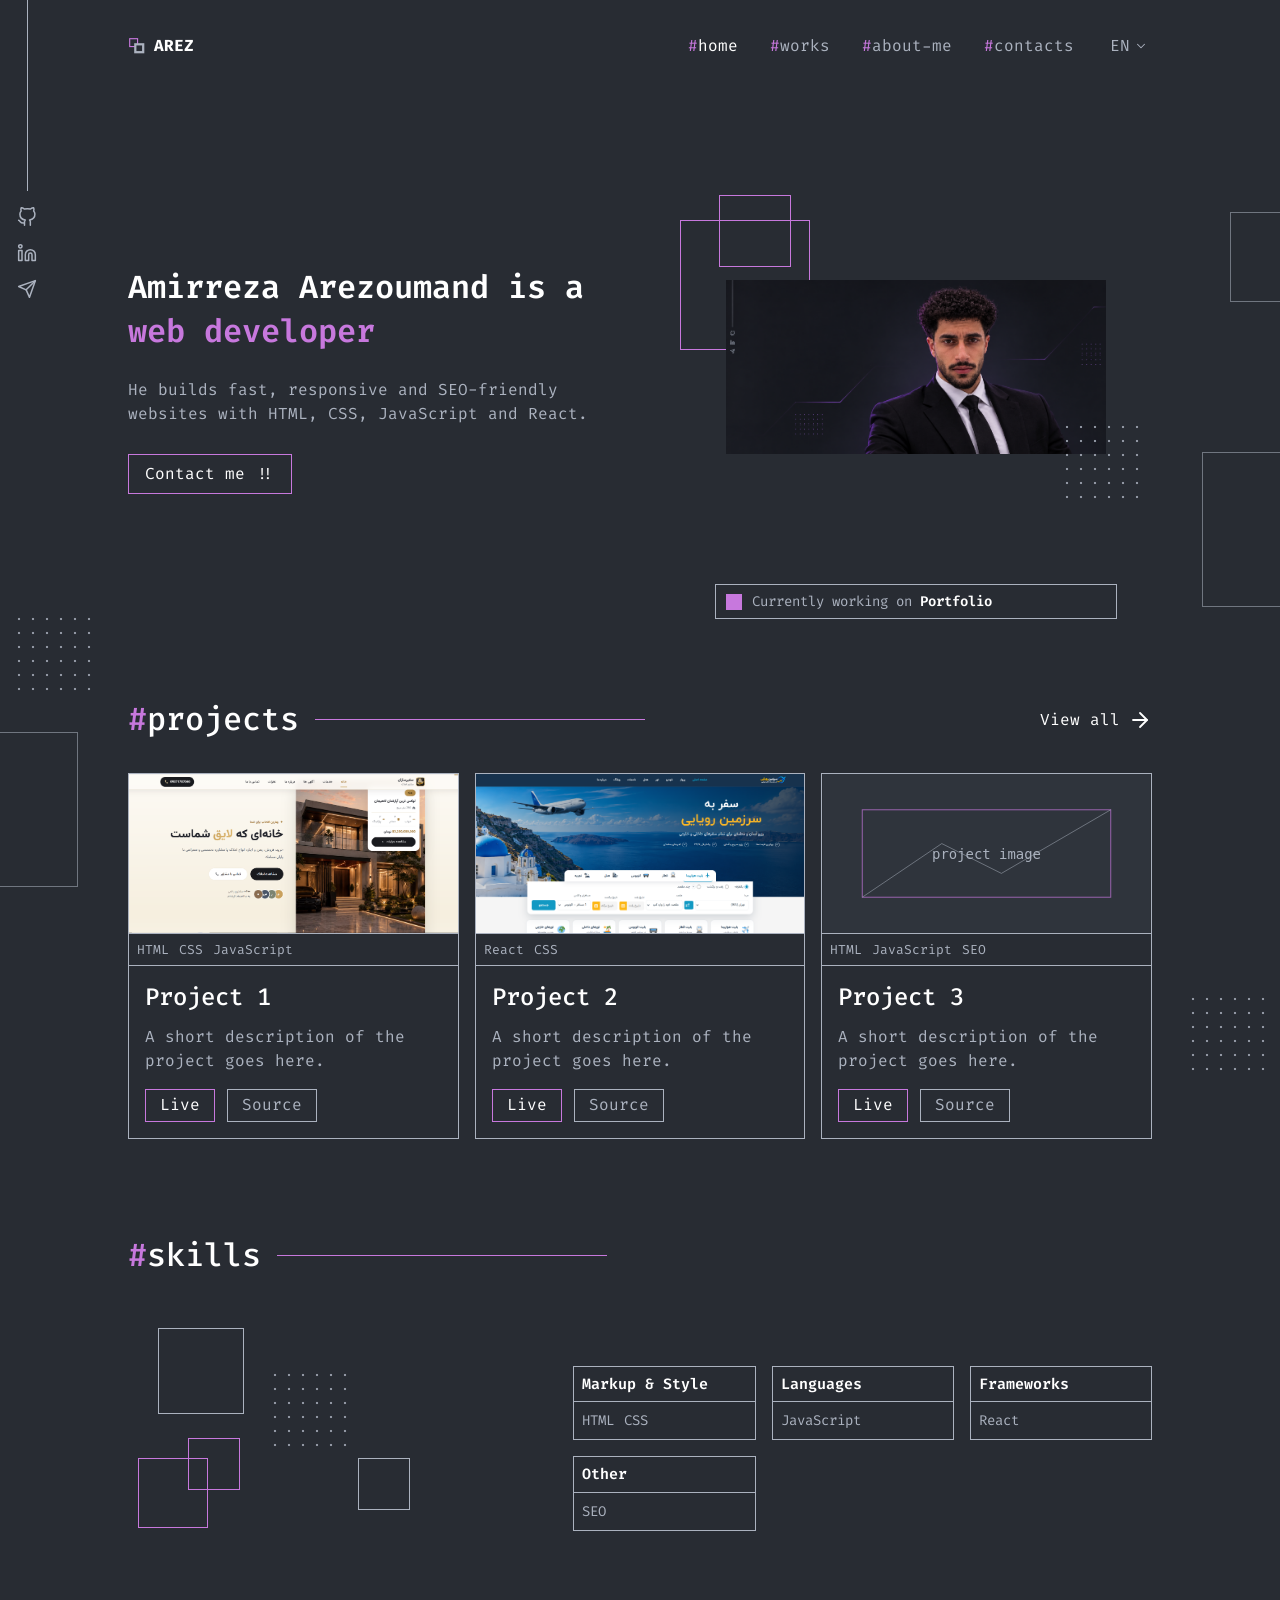
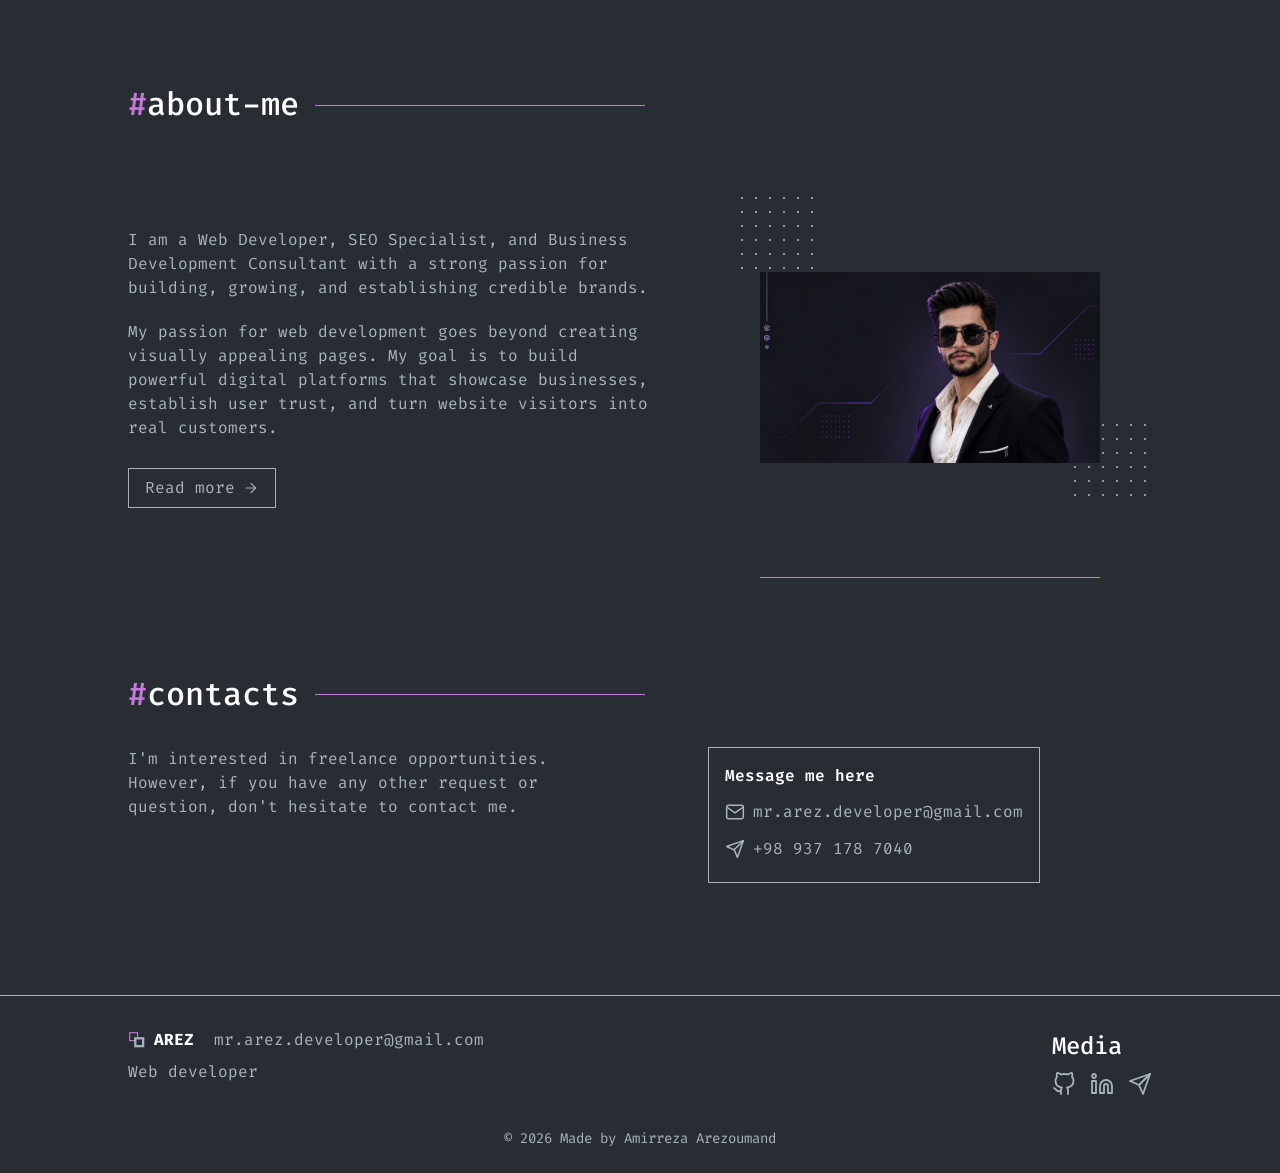
<file: index.html>
<!DOCTYPE html>
<html lang="en" dir="ltr">
<head>
  <meta charset="utf-8">
  <meta name="viewport" content="width=device-width, initial-scale=1">
  <title>Amirreza Arezoumand | Web Developer</title>
  <meta name="description" content="Portfolio of Amirreza Arezoumand, a web developer building fast, responsive and SEO-friendly websites with HTML, CSS, JavaScript and React.">
  <meta name="author" content="Amirreza Arezoumand">
  <meta name="theme-color" content="#282C33">
  <link rel="canonical" href="https://arezcompany.ir/">
  <link rel="icon" href="assets/favicon.svg" type="image/svg+xml">

  <meta property="og:type" content="website">
  <meta property="og:site_name" content="Amirreza Arezoumand">
  <meta property="og:title" content="Amirreza Arezoumand | Web Developer">
  <meta property="og:description" content="Portfolio of Amirreza Arezoumand, a web developer building fast, responsive and SEO-friendly websites.">
  <meta property="og:url" content="https://arezcompany.ir/">
  <meta name="twitter:card" content="summary">

  <script>
    // set direction/lang before first paint to avoid a flash
    try {
      var l = localStorage.getItem("lang") || ((navigator.language || "").toLowerCase().indexOf("fa") === 0 ? "fa" : "en");
      if (l === "fa") { document.documentElement.lang = "fa"; document.documentElement.dir = "rtl"; }
    } catch (e) {}
  </script>

  <link rel="preconnect" href="https://fonts.googleapis.com">
  <link rel="preconnect" href="https://fonts.gstatic.com" crossorigin>
  <link href="https://fonts.googleapis.com/css2?family=Fira+Code:wght@400;500;600;700&family=Vazirmatn:wght@400;500;600;700&display=swap" rel="stylesheet">
  <link rel="stylesheet" href="css/style.css">

  <script type="application/ld+json">
  {
    "@context": "https://schema.org",
    "@type": "Person",
    "name": "Amirreza Arezoumand",
    "jobTitle": "Web Developer",
    "url": "https://arezcompany.ir/",
    "email": "mailto:mr.arez.developer@gmail.com",
    "sameAs": [
      "https://github.com/Mr-AREZ",
      "https://www.linkedin.com/in/amirreza-arezoumand/"
    ]
  }
  </script>
</head>
<body data-page="home">

  <header class="site-header">
    <div class="container header-inner">
      <a class="brand" href="index.html"><img src="assets/logo.svg" alt="" width="18" height="18"><span>AREZ</span></a>

      <nav class="main-nav" aria-label="Main">
        <ul>
          <li><a class="nav-link" data-page="home" href="index.html" data-i18n="nav.home">home</a></li>
          <li><a class="nav-link" data-page="projects" href="projects.html" data-i18n="nav.works">works</a></li>
          <li><a class="nav-link" data-page="about" href="about.html" data-i18n="nav.about">about-me</a></li>
          <li><a class="nav-link" data-page="contacts" href="contacts.html" data-i18n="nav.contacts">contacts</a></li>
        </ul>
        <div class="lang">
          <button class="lang-btn" type="button" aria-haspopup="true" aria-expanded="false" data-i18n-aria="lang.label" aria-label="Language">
            <span class="lang-current">EN</span><span data-icon="chevron"></span>
          </button>
          <div class="lang-menu">
            <button type="button" data-lang="en">EN</button>
            <button type="button" data-lang="fa">FA</button>
          </div>
        </div>
      </nav>

      <button class="burger" id="burger-open" type="button" aria-expanded="false" aria-controls="mobile-panel" data-i18n-aria="menu.open" aria-label="Open menu"><span data-icon="menu"></span></button>
    </div>
  </header>

  <div class="mobile-panel" id="mobile-panel">
    <div class="top">
      <a class="brand" href="index.html"><img src="assets/logo.svg" alt="" width="18" height="18"><span>Amirreza</span></a>
      <button class="burger" id="burger-close" type="button" style="display:inline-flex" data-i18n-aria="menu.close" aria-label="Close menu"><span data-icon="close"></span></button>
    </div>
    <ul>
      <li><a class="nav-link" data-page="home" href="index.html" data-i18n="nav.home">home</a></li>
      <li><a class="nav-link" data-page="projects" href="projects.html" data-i18n="nav.works">works</a></li>
      <li><a class="nav-link" data-page="about" href="about.html" data-i18n="nav.about">about-me</a></li>
      <li><a class="nav-link" data-page="contacts" href="contacts.html" data-i18n="nav.contacts">contacts</a></li>
    </ul>
    <div class="lang"><div class="lang-menu"><button type="button" data-lang="en">EN</button><button type="button" data-lang="fa">FA</button></div></div>
    <div class="socials">
      <a href="https://github.com/Mr-AREZ" target="_blank" rel="noopener" aria-label="GitHub"><span data-icon="github"></span></a>
      <a href="https://www.linkedin.com/in/amirreza-arezoumand/" target="_blank" rel="noopener" aria-label="LinkedIn"><span data-icon="linkedin"></span></a>
      <a href="https://t.me/+989371787040" target="_blank" rel="noopener" aria-label="Telegram"><span data-icon="telegram"></span></a>
    </div>
  </div>

  <div class="social-rail" aria-label="Social links">
    <a href="https://github.com/Mr-AREZ" target="_blank" rel="noopener" aria-label="GitHub"><span data-icon="github"></span></a>
    <a href="https://www.linkedin.com/in/amirreza-arezoumand/" target="_blank" rel="noopener" aria-label="LinkedIn"><span data-icon="linkedin"></span></a>
    <a href="https://t.me/+989371787040" target="_blank" rel="noopener" aria-label="Telegram"><span data-icon="telegram"></span></a>
  </div>

  <main>
    <span class="deco d1" aria-hidden="true"></span>
    <span class="deco d2" aria-hidden="true"></span>
    <span class="deco d3" aria-hidden="true"></span>
    <span class="deco-dots a dots" aria-hidden="true"></span>
    <span class="deco-dots b dots" aria-hidden="true"></span>

    <!-- hero -->
    <section class="hero">
      <div class="container hero-grid">
        <div>
          <h1 data-i18n-html="hero.title">Amirreza Arezoumand is a <span class="accent">web developer</span></h1>
          <p data-i18n="hero.sub">He builds fast, responsive and SEO-friendly websites with HTML, CSS, JavaScript and React.</p>
          <a class="btn" href="contacts.html" data-i18n="hero.btn">Contact me !!</a>
        </div>
        <div class="hero-wrap">
          <div class="hero-visual">
            <span class="frame-outline" aria-hidden="true"></span>
            <img class="portrait" src="./assets/Images/Me.png" alt="" width="380" height="386">
            <span class="dots" aria-hidden="true"></span>
          </div>
          <p class="status"><i aria-hidden="true"></i><span data-i18n-html="hero.status">Currently working on <b>Portfolio</b></span></p>
        </div>
      </div>
    </section>

    <!-- projects -->
    <section class="section" id="projects">
      <div class="container">
        <div class="section-head">
          <h2 class="section-title"><span class="hash">#</span><span data-i18n="projects.title">projects</span></h2>
          <span class="line" aria-hidden="true"></span>
          <a class="view-all" href="projects.html"><span data-i18n="projects.all">View all</span><span data-icon="arrow" data-flip></span></a>
        </div>
        <div class="cards">
          <article class="card">
            <img class="card-img" src="./assets/Images/safirsazanImg.PNG" alt="" width="330" height="160" loading="lazy">
            <div class="card-tags"><span>HTML</span><span>CSS</span><span>JavaScript</span></div>
            <div class="card-body">
              <h3 data-i18n="proj.name1">Project 1</h3>
              <p data-i18n="proj.desc">Designed and developed a professional real estate website for Safir Sazan, a real estate consultancy based in Lahijan, Iran.</p>
              <div class="card-actions">
                <a class="btn" href="https://safirsazan.ir" data-i18n="proj.live">Live</a>
                <a class="btn secondary" href="https://github.com/armin-panahi/safirsazan.ir" data-i18n="proj.source">Source</a>
              </div>
            </div>
          </article>
          <article class="card">
            <img class="card-img" src="./assets/Images/sarzaminRoyayiImg.PNG" alt="" width="330" height="160" loading="lazy">
            <div class="card-tags"><span>React</span><span>CSS</span></div>
            <div class="card-body">
              <h3 data-i18n="proj.name2">Project 2</h3>
              <p data-i18n="proj.desc">A short description of the project goes here.</p>
              <div class="card-actions">
                <a class="btn" href="https://sarzaminroyayi.ir" data-i18n="proj.live">Live</a>
                <a class="btn secondary" href="https://sarzaminroyayi.ir" data-i18n="proj.source">Source</a>
              </div>
            </div>
          </article>
          <article class="card">
            <img class="card-img" src="assets/project-placeholder.svg" alt="" width="330" height="160" loading="lazy">
            <div class="card-tags"><span>HTML</span><span>JavaScript</span><span>SEO</span></div>
            <div class="card-body">
              <h3 data-i18n="proj.name3">Project 3</h3>
              <p data-i18n="proj.desc">A short description of the project goes here.</p>
              <div class="card-actions">
                <a class="btn" href="#" data-i18n="proj.live">Live</a>
                <a class="btn secondary" href="#" data-i18n="proj.source">Source</a>
              </div>
            </div>
          </article>
        </div>
      </div>
    </section>

    <!-- skills -->
    <section class="section" id="skills">
      <div class="container">
        <div class="section-head">
          <h2 class="section-title"><span class="hash">#</span><span data-i18n="skills.title">skills</span></h2>
          <span class="line" aria-hidden="true"></span>
        </div>
        <div class="skills-layout">
          <div class="skills-decor" aria-hidden="true">
            <span class="sq" style="width:86px;height:86px;inset-inline-start:30px;top:20px"></span>
            <span class="sq p" style="width:70px;height:70px;inset-inline-start:10px;top:150px"></span>
            <span class="sq p" style="width:52px;height:52px;inset-inline-start:60px;top:130px"></span>
            <span class="sq" style="width:52px;height:52px;inset-inline-start:230px;top:150px"></span>
            <span class="dots" style="inset-inline-start:140px;top:60px"></span>
          </div>
          <div class="skills-grid">
            <div class="skill-box"><h3 data-i18n="skills.markup">Markup &amp; Style</h3><p><span>HTML</span><span>CSS</span></p></div>
            <div class="skill-box"><h3 data-i18n="skills.lang">Languages</h3><p><span>JavaScript</span></p></div>
            <div class="skill-box"><h3 data-i18n="skills.fw">Frameworks</h3><p><span>React</span></p></div>
            <div class="skill-box"><h3 data-i18n="skills.other">Other</h3><p><span>SEO</span></p></div>
          </div>
        </div>
      </div>
    </section>

    <!-- about -->
    <section class="section" id="about">
      <div class="container">
        <div class="section-head">
          <h2 class="section-title"><span class="hash">#</span><span data-i18n="about.title">about-me</span></h2>
          <span class="line" aria-hidden="true"></span>
        </div>
        <div class="about-grid">
          <div class="about-text">
            <p data-i18n="about.p1">I am a Web Developer, SEO Specialist, and Business Development Consultant with a strong passion for building, growing, and establishing credible brands.</p>
            <p data-i18n="about.p2">My passion for web development goes beyond creating visually appealing pages. My goal is to build powerful digital platforms that showcase businesses, establish user trust, and turn website visitors into real customers.</p>
            <a class="btn secondary" href="about.html"><span data-i18n="about.btn">Read more</span><span data-icon="arrow" data-flip></span></a>
          </div>
          <div class="about-visual">
            <span class="dots" aria-hidden="true"></span>
            <img src="./assets/Images/I.png" alt="" width="340" height="420" loading="lazy">
            <span class="dots b" aria-hidden="true"></span>
          </div>
        </div>
      </div>
    </section>

    <!-- contacts -->
    <section class="section" id="contacts">
      <div class="container">
        <div class="section-head">
          <h2 class="section-title"><span class="hash">#</span><span data-i18n="contacts.title">contacts</span></h2>
          <span class="line" aria-hidden="true"></span>
        </div>
        <div class="contact-grid">
          <p data-i18n="contacts.text" style="max-width:505px">I'm interested in freelance opportunities. However, if you have any other request or question, don't hesitate to contact me.</p>
          <div class="contact-box">
            <h3 data-i18n="contacts.box">Message me here</h3>
            <ul>
              <li><a href="mailto:mr.arez.developer@gmail.com"><span data-icon="mail"></span>mr.arez.developer@gmail.com</a></li>
              <li><a href="https://t.me/+989371787040" target="_blank" rel="noopener"><span data-icon="telegram"></span>+98 937 178 7040</a></li>
            </ul>
          </div>
        </div>
      </div>
    </section>
  </main>

  <footer class="site-footer">
    <div class="container">
      <div class="footer-grid">
        <div class="footer-brand">
          <div class="brand"><img src="assets/logo.svg" alt="" width="18" height="18"><span>AREZ</span><a class="mail" href="mailto:mr.arez.developer@gmail.com">mr.arez.developer@gmail.com</a></div>
          <p data-i18n="footer.role">Web developer</p>
        </div>
        <div class="footer-media">
          <h4 data-i18n="footer.media">Media</h4>
          <ul>
            <li><a href="https://github.com/Mr-AREZ" target="_blank" rel="noopener" aria-label="GitHub"><span data-icon="github"></span></a></li>
            <li><a href="https://www.linkedin.com/in/amirreza-arezoumand/" target="_blank" rel="noopener" aria-label="LinkedIn"><span data-icon="linkedin"></span></a></li>
            <li><a href="https://t.me/+989371787040" target="_blank" rel="noopener" aria-label="Telegram"><span data-icon="telegram"></span></a></li>
          </ul>
        </div>
      </div>
      <p class="copyright">© <span class="year">2026</span> <span data-i18n="footer.copy">Made by Amirreza Arezoumand</span></p>
    </div>
  </footer>

  <script src="js/i18n.js"></script>
  <script src="js/main.js"></script>
</body>
</html>
</file>
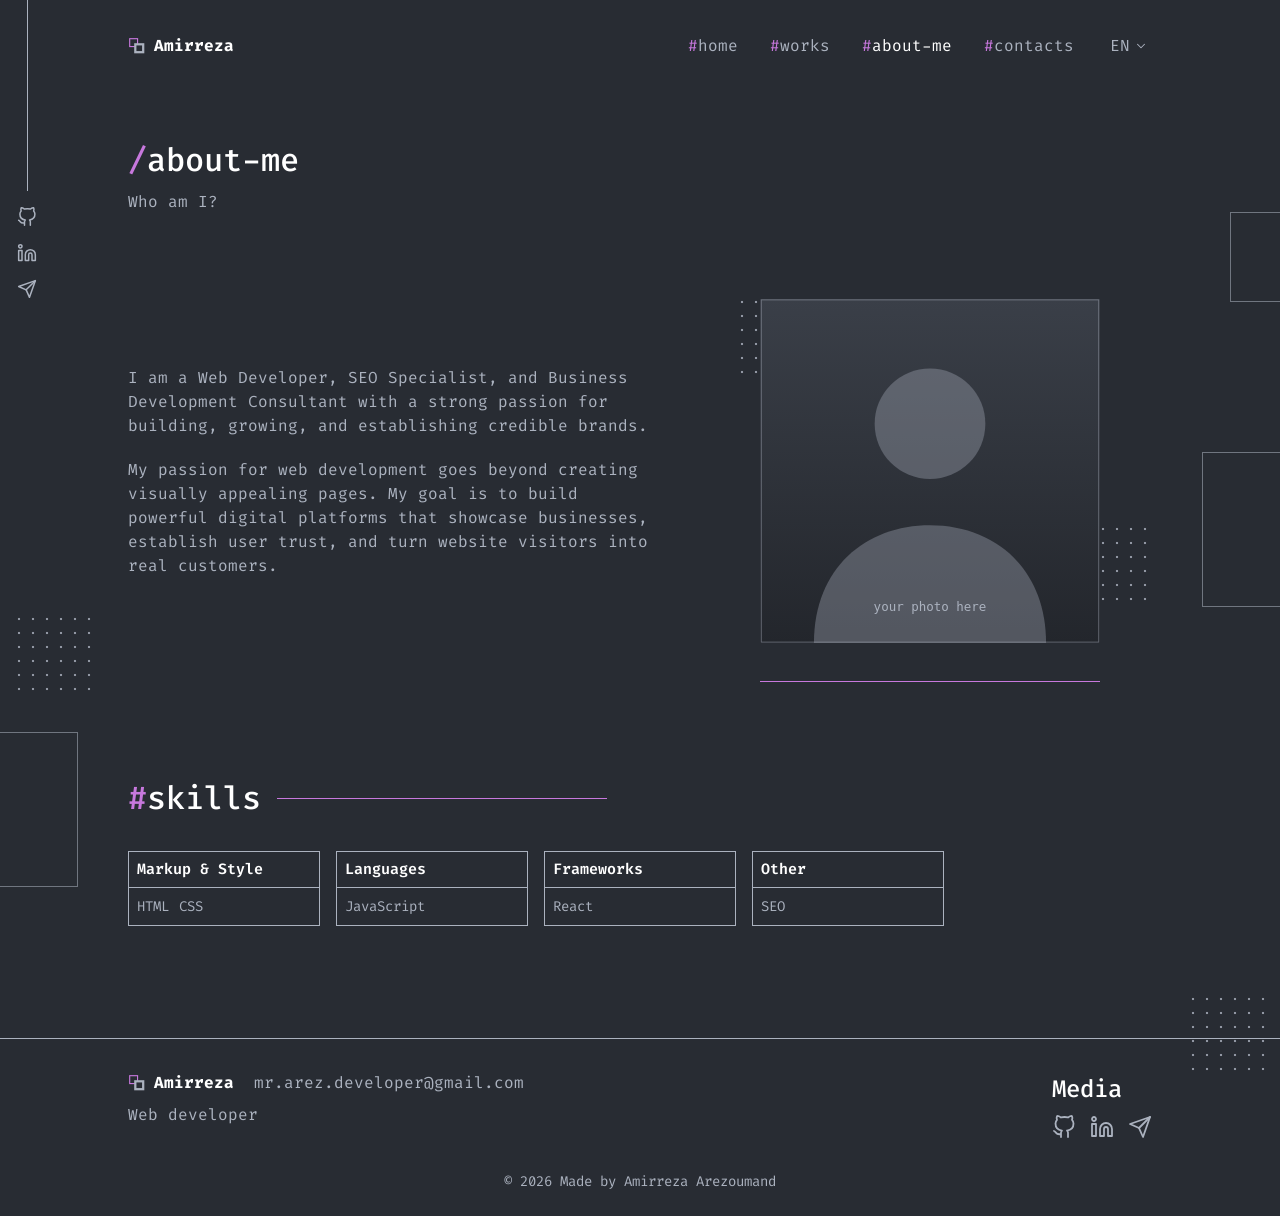
<file: about.html>
<!DOCTYPE html>
<html lang="en" dir="ltr">
<head>
  <meta charset="utf-8">
  <meta name="viewport" content="width=device-width, initial-scale=1">
  <title>About me | Amirreza Arezoumand</title>
  <meta name="description" content="About Amirreza Arezoumand, web developer: skills, background and approach.">
  <meta name="author" content="Amirreza Arezoumand">
  <meta name="theme-color" content="#282C33">
  <link rel="canonical" href="https://arezcompany.ir/about.html">
  <link rel="icon" href="assets/favicon.svg" type="image/svg+xml">

  <meta property="og:type" content="website">
  <meta property="og:site_name" content="Amirreza Arezoumand">
  <meta property="og:title" content="About me | Amirreza Arezoumand">
  <meta property="og:description" content="About Amirreza Arezoumand, web developer: skills, background and approach.">
  <meta property="og:url" content="https://arezcompany.ir/about.html">
  <meta name="twitter:card" content="summary">

  <script>
    // set direction/lang before first paint to avoid a flash
    try {
      var l = localStorage.getItem("lang") || ((navigator.language || "").toLowerCase().indexOf("fa") === 0 ? "fa" : "en");
      if (l === "fa") { document.documentElement.lang = "fa"; document.documentElement.dir = "rtl"; }
    } catch (e) {}
  </script>

  <link rel="preconnect" href="https://fonts.googleapis.com">
  <link rel="preconnect" href="https://fonts.gstatic.com" crossorigin>
  <link href="https://fonts.googleapis.com/css2?family=Fira+Code:wght@400;500;600;700&family=Vazirmatn:wght@400;500;600;700&display=swap" rel="stylesheet">
  <link rel="stylesheet" href="css/style.css">

</head>
<body data-page="about">

  <header class="site-header">
    <div class="container header-inner">
      <a class="brand" href="index.html"><img src="assets/logo.svg" alt="" width="18" height="18"><span>Amirreza</span></a>

      <nav class="main-nav" aria-label="Main">
        <ul>
          <li><a class="nav-link" data-page="home" href="index.html" data-i18n="nav.home">home</a></li>
          <li><a class="nav-link" data-page="projects" href="projects.html" data-i18n="nav.works">works</a></li>
          <li><a class="nav-link" data-page="about" href="about.html" data-i18n="nav.about">about-me</a></li>
          <li><a class="nav-link" data-page="contacts" href="contacts.html" data-i18n="nav.contacts">contacts</a></li>
        </ul>
        <div class="lang">
          <button class="lang-btn" type="button" aria-haspopup="true" aria-expanded="false" data-i18n-aria="lang.label" aria-label="Language">
            <span class="lang-current">EN</span><span data-icon="chevron"></span>
          </button>
          <div class="lang-menu">
            <button type="button" data-lang="en">EN</button>
            <button type="button" data-lang="fa">FA</button>
          </div>
        </div>
      </nav>

      <button class="burger" id="burger-open" type="button" aria-expanded="false" aria-controls="mobile-panel" data-i18n-aria="menu.open" aria-label="Open menu"><span data-icon="menu"></span></button>
    </div>
  </header>

  <div class="mobile-panel" id="mobile-panel">
    <div class="top">
      <a class="brand" href="index.html"><img src="assets/logo.svg" alt="" width="18" height="18"><span>Amirreza</span></a>
      <button class="burger" id="burger-close" type="button" style="display:inline-flex" data-i18n-aria="menu.close" aria-label="Close menu"><span data-icon="close"></span></button>
    </div>
    <ul>
      <li><a class="nav-link" data-page="home" href="index.html" data-i18n="nav.home">home</a></li>
      <li><a class="nav-link" data-page="projects" href="projects.html" data-i18n="nav.works">works</a></li>
      <li><a class="nav-link" data-page="about" href="about.html" data-i18n="nav.about">about-me</a></li>
      <li><a class="nav-link" data-page="contacts" href="contacts.html" data-i18n="nav.contacts">contacts</a></li>
    </ul>
    <div class="lang"><div class="lang-menu"><button type="button" data-lang="en">EN</button><button type="button" data-lang="fa">FA</button></div></div>
    <div class="socials">
      <a href="https://github.com/Mr-AREZ" target="_blank" rel="noopener" aria-label="GitHub"><span data-icon="github"></span></a>
      <a href="https://www.linkedin.com/in/amirreza-arezoumand/" target="_blank" rel="noopener" aria-label="LinkedIn"><span data-icon="linkedin"></span></a>
      <a href="https://t.me/+989371787040" target="_blank" rel="noopener" aria-label="Telegram"><span data-icon="telegram"></span></a>
    </div>
  </div>

  <div class="social-rail" aria-label="Social links">
    <a href="https://github.com/Mr-AREZ" target="_blank" rel="noopener" aria-label="GitHub"><span data-icon="github"></span></a>
    <a href="https://www.linkedin.com/in/amirreza-arezoumand/" target="_blank" rel="noopener" aria-label="LinkedIn"><span data-icon="linkedin"></span></a>
    <a href="https://t.me/+989371787040" target="_blank" rel="noopener" aria-label="Telegram"><span data-icon="telegram"></span></a>
  </div>

  <main>
    <span class="deco d1" aria-hidden="true"></span>
    <span class="deco d2" aria-hidden="true"></span>
    <span class="deco d3" aria-hidden="true"></span>
    <span class="deco-dots a dots" aria-hidden="true"></span>
    <span class="deco-dots b dots" aria-hidden="true"></span>

    <div class="container page-head">
      <h1 class="page-title"><span class="slash">/</span><span data-i18n="about.title">about-me</span></h1>
      <p class="page-sub" data-i18n="about.sub">Who am I?</p>
    </div>

    <section class="section">
      <div class="container about-grid">
        <div class="about-text">
          <p data-i18n="about.p1">Hello, I'm Amirreza! This is a sample text. Replace it with a short introduction about yourself: who you are, where you live and how long you have been writing code.</p>
          <p data-i18n="about.p2">Add a second paragraph here about what you enjoy building, the technologies you are learning and the kind of work you are open to.</p>
        </div>
        <div class="about-visual">
          <span class="dots" aria-hidden="true"></span>
          <img src="assets/portrait-placeholder.svg" alt="" width="340" height="420">
          <span class="dots b" aria-hidden="true"></span>
        </div>
      </div>
    </section>

    <section class="section">
      <div class="container">
        <div class="section-head">
          <h2 class="section-title"><span class="hash">#</span><span data-i18n="skills.title">skills</span></h2>
          <span class="line" aria-hidden="true"></span>
        </div>
        <div class="skills-grid">
          <div class="skill-box"><h3 data-i18n="skills.markup">Markup &amp; Style</h3><p><span>HTML</span><span>CSS</span></p></div>
          <div class="skill-box"><h3 data-i18n="skills.lang">Languages</h3><p><span>JavaScript</span></p></div>
          <div class="skill-box"><h3 data-i18n="skills.fw">Frameworks</h3><p><span>React</span></p></div>
          <div class="skill-box"><h3 data-i18n="skills.other">Other</h3><p><span>SEO</span></p></div>
        </div>
      </div>
    </section>
  </main>

  <footer class="site-footer">
    <div class="container">
      <div class="footer-grid">
        <div class="footer-brand">
          <div class="brand"><img src="assets/logo.svg" alt="" width="18" height="18"><span>Amirreza</span><a class="mail" href="mailto:mr.arez.developer@gmail.com">mr.arez.developer@gmail.com</a></div>
          <p data-i18n="footer.role">Web developer</p>
        </div>
        <div class="footer-media">
          <h4 data-i18n="footer.media">Media</h4>
          <ul>
            <li><a href="https://github.com/Mr-AREZ" target="_blank" rel="noopener" aria-label="GitHub"><span data-icon="github"></span></a></li>
            <li><a href="https://www.linkedin.com/in/amirreza-arezoumand/" target="_blank" rel="noopener" aria-label="LinkedIn"><span data-icon="linkedin"></span></a></li>
            <li><a href="https://t.me/+989371787040" target="_blank" rel="noopener" aria-label="Telegram"><span data-icon="telegram"></span></a></li>
          </ul>
        </div>
      </div>
      <p class="copyright">© <span class="year">2026</span> <span data-i18n="footer.copy">Made by Amirreza Arezoumand</span></p>
    </div>
  </footer>

  <script src="js/i18n.js"></script>
  <script src="js/main.js"></script>
</body>
</html>
</file>
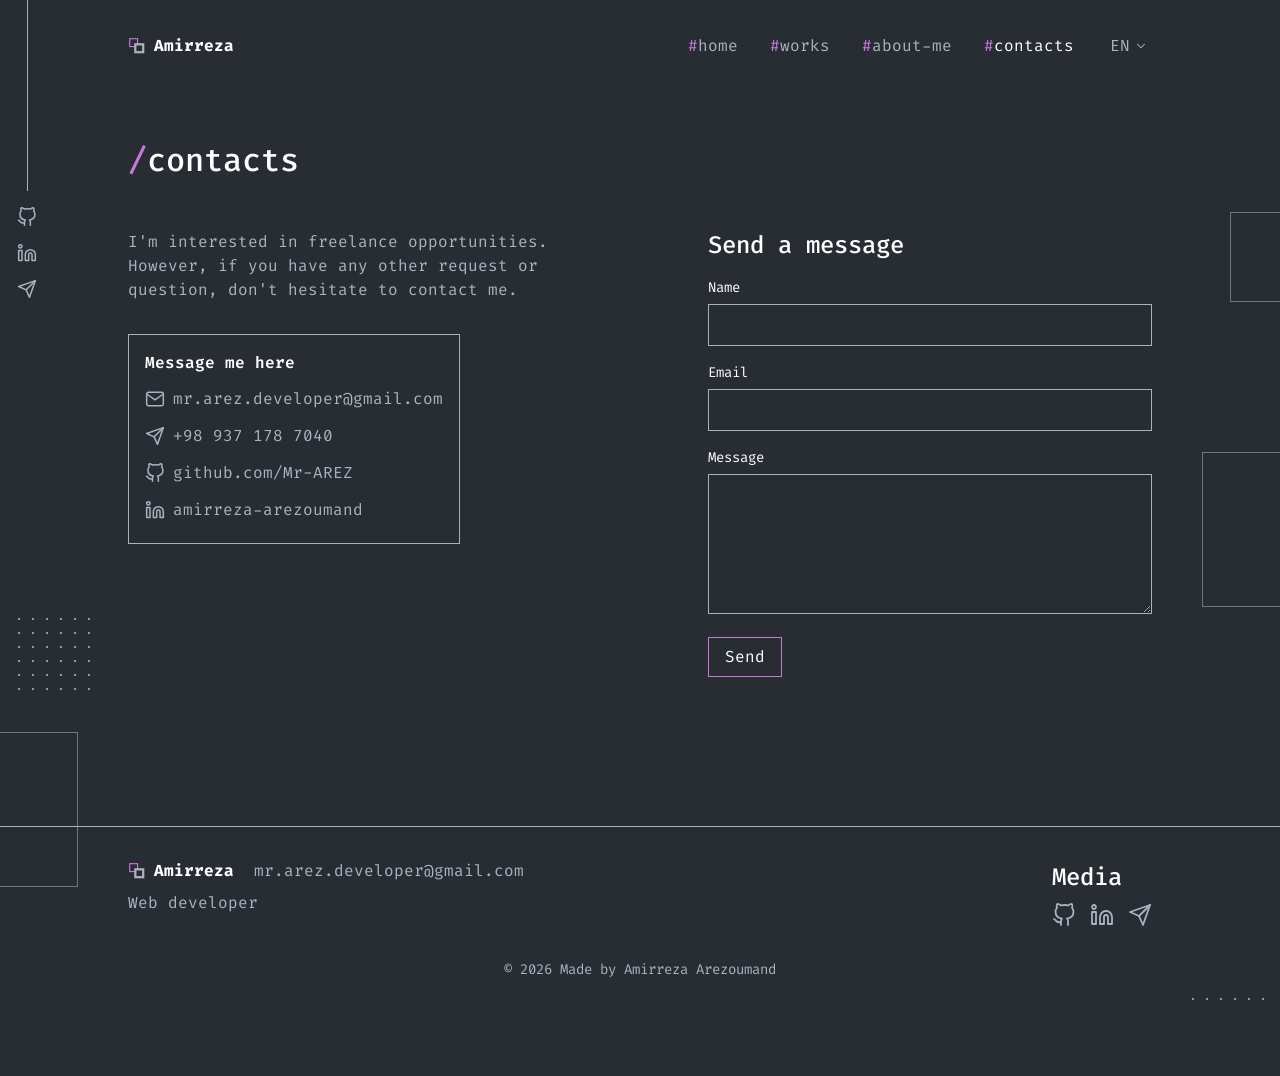
<file: contacts.html>
<!DOCTYPE html>
<html lang="en" dir="ltr">
<head>
  <meta charset="utf-8">
  <meta name="viewport" content="width=device-width, initial-scale=1">
  <title>Contacts | Amirreza Arezoumand</title>
  <meta name="description" content="Get in touch with Amirreza Arezoumand for freelance work or any question.">
  <meta name="author" content="Amirreza Arezoumand">
  <meta name="theme-color" content="#282C33">
  <link rel="canonical" href="https://arezcompany.ir/contacts.html">
  <link rel="icon" href="assets/favicon.svg" type="image/svg+xml">

  <meta property="og:type" content="website">
  <meta property="og:site_name" content="Amirreza Arezoumand">
  <meta property="og:title" content="Contacts | Amirreza Arezoumand">
  <meta property="og:description" content="Get in touch with Amirreza Arezoumand for freelance work or any question.">
  <meta property="og:url" content="https://arezcompany.ir/contacts.html">
  <meta name="twitter:card" content="summary">

  <script>
    // set direction/lang before first paint to avoid a flash
    try {
      var l = localStorage.getItem("lang") || ((navigator.language || "").toLowerCase().indexOf("fa") === 0 ? "fa" : "en");
      if (l === "fa") { document.documentElement.lang = "fa"; document.documentElement.dir = "rtl"; }
    } catch (e) {}
  </script>

  <link rel="preconnect" href="https://fonts.googleapis.com">
  <link rel="preconnect" href="https://fonts.gstatic.com" crossorigin>
  <link href="https://fonts.googleapis.com/css2?family=Fira+Code:wght@400;500;600;700&family=Vazirmatn:wght@400;500;600;700&display=swap" rel="stylesheet">
  <link rel="stylesheet" href="css/style.css">

</head>
<body data-page="contacts">

  <header class="site-header">
    <div class="container header-inner">
      <a class="brand" href="index.html"><img src="assets/logo.svg" alt="" width="18" height="18"><span>Amirreza</span></a>

      <nav class="main-nav" aria-label="Main">
        <ul>
          <li><a class="nav-link" data-page="home" href="index.html" data-i18n="nav.home">home</a></li>
          <li><a class="nav-link" data-page="projects" href="projects.html" data-i18n="nav.works">works</a></li>
          <li><a class="nav-link" data-page="about" href="about.html" data-i18n="nav.about">about-me</a></li>
          <li><a class="nav-link" data-page="contacts" href="contacts.html" data-i18n="nav.contacts">contacts</a></li>
        </ul>
        <div class="lang">
          <button class="lang-btn" type="button" aria-haspopup="true" aria-expanded="false" data-i18n-aria="lang.label" aria-label="Language">
            <span class="lang-current">EN</span><span data-icon="chevron"></span>
          </button>
          <div class="lang-menu">
            <button type="button" data-lang="en">EN</button>
            <button type="button" data-lang="fa">FA</button>
          </div>
        </div>
      </nav>

      <button class="burger" id="burger-open" type="button" aria-expanded="false" aria-controls="mobile-panel" data-i18n-aria="menu.open" aria-label="Open menu"><span data-icon="menu"></span></button>
    </div>
  </header>

  <div class="mobile-panel" id="mobile-panel">
    <div class="top">
      <a class="brand" href="index.html"><img src="assets/logo.svg" alt="" width="18" height="18"><span>Amirreza</span></a>
      <button class="burger" id="burger-close" type="button" style="display:inline-flex" data-i18n-aria="menu.close" aria-label="Close menu"><span data-icon="close"></span></button>
    </div>
    <ul>
      <li><a class="nav-link" data-page="home" href="index.html" data-i18n="nav.home">home</a></li>
      <li><a class="nav-link" data-page="projects" href="projects.html" data-i18n="nav.works">works</a></li>
      <li><a class="nav-link" data-page="about" href="about.html" data-i18n="nav.about">about-me</a></li>
      <li><a class="nav-link" data-page="contacts" href="contacts.html" data-i18n="nav.contacts">contacts</a></li>
    </ul>
    <div class="lang"><div class="lang-menu"><button type="button" data-lang="en">EN</button><button type="button" data-lang="fa">FA</button></div></div>
    <div class="socials">
      <a href="https://github.com/Mr-AREZ" target="_blank" rel="noopener" aria-label="GitHub"><span data-icon="github"></span></a>
      <a href="https://www.linkedin.com/in/amirreza-arezoumand/" target="_blank" rel="noopener" aria-label="LinkedIn"><span data-icon="linkedin"></span></a>
      <a href="https://t.me/+989371787040" target="_blank" rel="noopener" aria-label="Telegram"><span data-icon="telegram"></span></a>
    </div>
  </div>

  <div class="social-rail" aria-label="Social links">
    <a href="https://github.com/Mr-AREZ" target="_blank" rel="noopener" aria-label="GitHub"><span data-icon="github"></span></a>
    <a href="https://www.linkedin.com/in/amirreza-arezoumand/" target="_blank" rel="noopener" aria-label="LinkedIn"><span data-icon="linkedin"></span></a>
    <a href="https://t.me/+989371787040" target="_blank" rel="noopener" aria-label="Telegram"><span data-icon="telegram"></span></a>
  </div>

  <main>
    <span class="deco d1" aria-hidden="true"></span>
    <span class="deco d2" aria-hidden="true"></span>
    <span class="deco d3" aria-hidden="true"></span>
    <span class="deco-dots a dots" aria-hidden="true"></span>
    <span class="deco-dots b dots" aria-hidden="true"></span>

    <div class="container page-head">
      <h1 class="page-title"><span class="slash">/</span><span data-i18n="contacts.title">contacts</span></h1>
    </div>

    <section class="section">
      <div class="container contact-grid">
        <div>
          <p data-i18n="contacts.text" style="max-width:505px">I'm interested in freelance opportunities. However, if you have any other request or question, don't hesitate to contact me.</p>
          <div class="contact-box" style="margin-top:32px">
            <h3 data-i18n="contacts.box">Message me here</h3>
            <ul>
              <li><a href="mailto:mr.arez.developer@gmail.com"><span data-icon="mail"></span>mr.arez.developer@gmail.com</a></li>
              <li><a href="https://t.me/+989371787040" target="_blank" rel="noopener"><span data-icon="telegram"></span>+98 937 178 7040</a></li>
              <li><a href="https://github.com/Mr-AREZ" target="_blank" rel="noopener"><span data-icon="github"></span>github.com/Mr-AREZ</a></li>
              <li><a href="https://www.linkedin.com/in/amirreza-arezoumand/" target="_blank" rel="noopener"><span data-icon="linkedin"></span>amirreza-arezoumand</a></li>
            </ul>
          </div>
        </div>

        <form class="form" id="contact-form" novalidate>
          <h2 class="section-title" style="font-size:24px" data-i18n="contacts.formTitle">Send a message</h2>
          <div class="field">
            <label for="f-name" data-i18n="form.name">Name</label>
            <input id="f-name" name="name" type="text" autocomplete="name" required>
          </div>
          <div class="field">
            <label for="f-email" data-i18n="form.email">Email</label>
            <input id="f-email" name="email" type="email" autocomplete="email" required dir="ltr">
          </div>
          <div class="field">
            <label for="f-message" data-i18n="form.message">Message</label>
            <textarea id="f-message" name="message" required></textarea>
          </div>
          <input class="hp" type="text" name="_gotcha" tabindex="-1" autocomplete="off" aria-hidden="true">
          <div><button class="btn" type="submit"><span data-i18n="form.send">Send</span></button></div>
          <p class="form-status" role="status" aria-live="polite"></p>
        </form>
      </div>
    </section>
  </main>

  <footer class="site-footer">
    <div class="container">
      <div class="footer-grid">
        <div class="footer-brand">
          <div class="brand"><img src="assets/logo.svg" alt="" width="18" height="18"><span>Amirreza</span><a class="mail" href="mailto:mr.arez.developer@gmail.com">mr.arez.developer@gmail.com</a></div>
          <p data-i18n="footer.role">Web developer</p>
        </div>
        <div class="footer-media">
          <h4 data-i18n="footer.media">Media</h4>
          <ul>
            <li><a href="https://github.com/Mr-AREZ" target="_blank" rel="noopener" aria-label="GitHub"><span data-icon="github"></span></a></li>
            <li><a href="https://www.linkedin.com/in/amirreza-arezoumand/" target="_blank" rel="noopener" aria-label="LinkedIn"><span data-icon="linkedin"></span></a></li>
            <li><a href="https://t.me/+989371787040" target="_blank" rel="noopener" aria-label="Telegram"><span data-icon="telegram"></span></a></li>
          </ul>
        </div>
      </div>
      <p class="copyright">© <span class="year">2026</span> <span data-i18n="footer.copy">Made by Amirreza Arezoumand</span></p>
    </div>
  </footer>

  <script src="js/i18n.js"></script>
  <script src="js/main.js"></script>
</body>
</html>
</file>
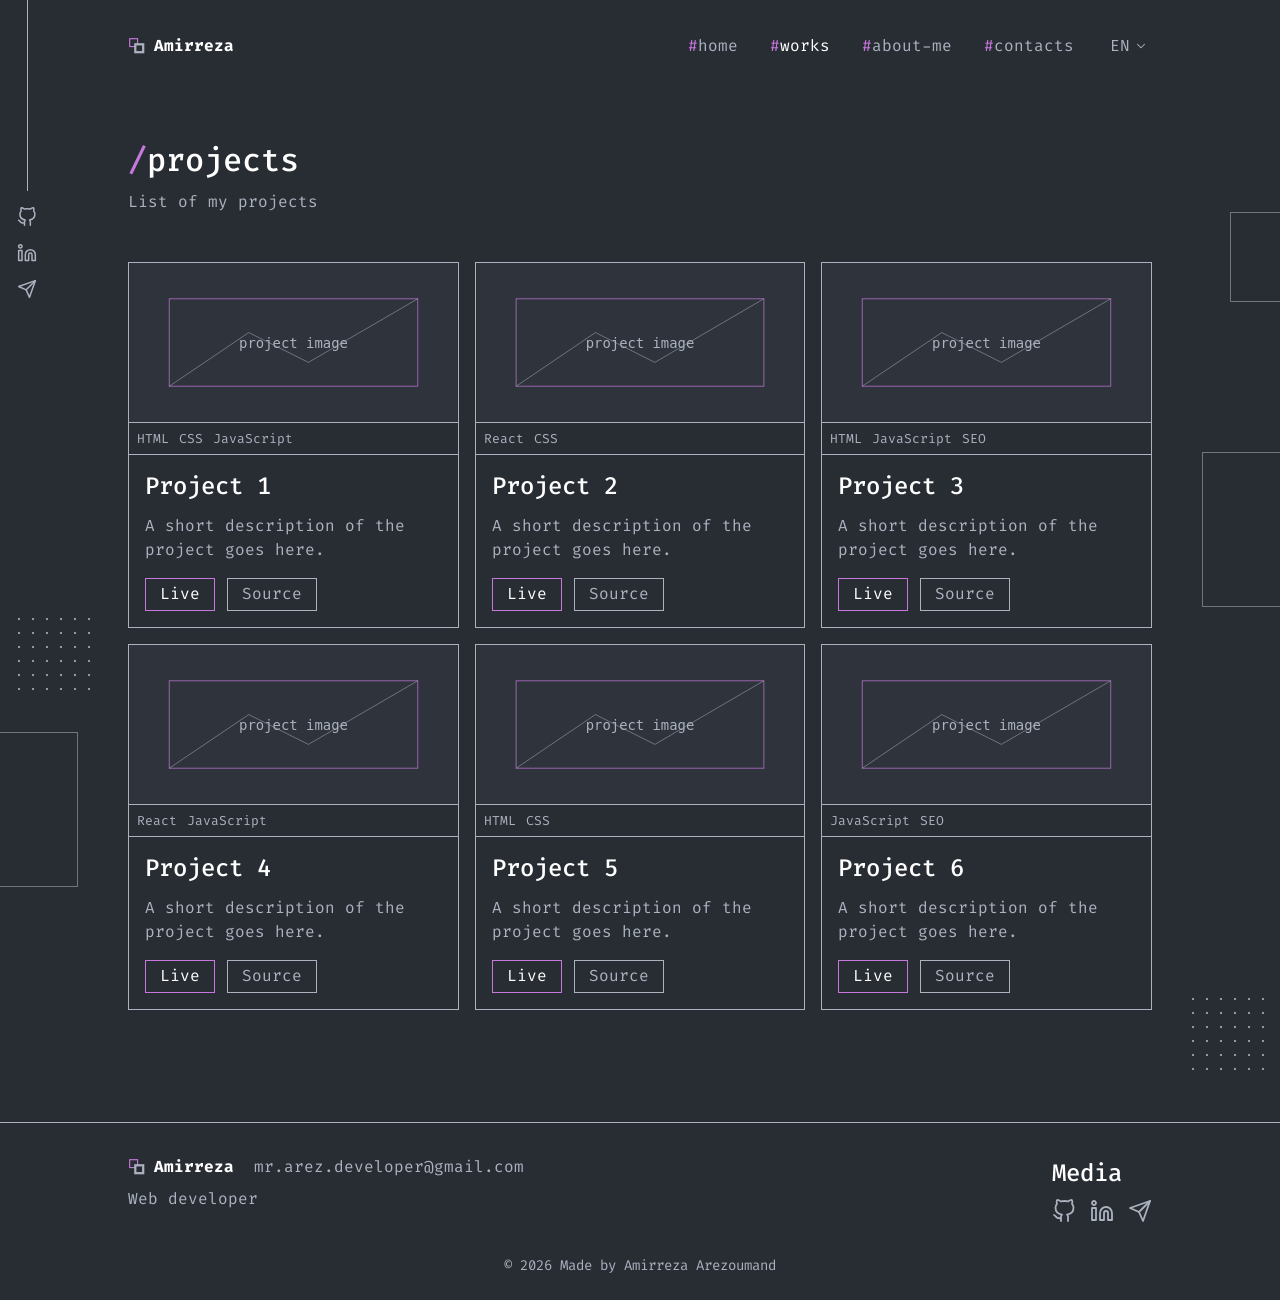
<file: projects.html>
<!DOCTYPE html>
<html lang="en" dir="ltr">
<head>
  <meta charset="utf-8">
  <meta name="viewport" content="width=device-width, initial-scale=1">
  <title>Projects | Amirreza Arezoumand</title>
  <meta name="description" content="A selection of web projects by Amirreza Arezoumand.">
  <meta name="author" content="Amirreza Arezoumand">
  <meta name="theme-color" content="#282C33">
  <link rel="canonical" href="https://arezcompany.ir/projects.html">
  <link rel="icon" href="assets/favicon.svg" type="image/svg+xml">

  <meta property="og:type" content="website">
  <meta property="og:site_name" content="Amirreza Arezoumand">
  <meta property="og:title" content="Projects | Amirreza Arezoumand">
  <meta property="og:description" content="A selection of web projects by Amirreza Arezoumand.">
  <meta property="og:url" content="https://arezcompany.ir/projects.html">
  <meta name="twitter:card" content="summary">

  <script>
    // set direction/lang before first paint to avoid a flash
    try {
      var l = localStorage.getItem("lang") || ((navigator.language || "").toLowerCase().indexOf("fa") === 0 ? "fa" : "en");
      if (l === "fa") { document.documentElement.lang = "fa"; document.documentElement.dir = "rtl"; }
    } catch (e) {}
  </script>

  <link rel="preconnect" href="https://fonts.googleapis.com">
  <link rel="preconnect" href="https://fonts.gstatic.com" crossorigin>
  <link href="https://fonts.googleapis.com/css2?family=Fira+Code:wght@400;500;600;700&family=Vazirmatn:wght@400;500;600;700&display=swap" rel="stylesheet">
  <link rel="stylesheet" href="css/style.css">

</head>
<body data-page="projects">

  <header class="site-header">
    <div class="container header-inner">
      <a class="brand" href="index.html"><img src="assets/logo.svg" alt="" width="18" height="18"><span>Amirreza</span></a>

      <nav class="main-nav" aria-label="Main">
        <ul>
          <li><a class="nav-link" data-page="home" href="index.html" data-i18n="nav.home">home</a></li>
          <li><a class="nav-link" data-page="projects" href="projects.html" data-i18n="nav.works">works</a></li>
          <li><a class="nav-link" data-page="about" href="about.html" data-i18n="nav.about">about-me</a></li>
          <li><a class="nav-link" data-page="contacts" href="contacts.html" data-i18n="nav.contacts">contacts</a></li>
        </ul>
        <div class="lang">
          <button class="lang-btn" type="button" aria-haspopup="true" aria-expanded="false" data-i18n-aria="lang.label" aria-label="Language">
            <span class="lang-current">EN</span><span data-icon="chevron"></span>
          </button>
          <div class="lang-menu">
            <button type="button" data-lang="en">EN</button>
            <button type="button" data-lang="fa">FA</button>
          </div>
        </div>
      </nav>

      <button class="burger" id="burger-open" type="button" aria-expanded="false" aria-controls="mobile-panel" data-i18n-aria="menu.open" aria-label="Open menu"><span data-icon="menu"></span></button>
    </div>
  </header>

  <div class="mobile-panel" id="mobile-panel">
    <div class="top">
      <a class="brand" href="index.html"><img src="assets/logo.svg" alt="" width="18" height="18"><span>Amirreza</span></a>
      <button class="burger" id="burger-close" type="button" style="display:inline-flex" data-i18n-aria="menu.close" aria-label="Close menu"><span data-icon="close"></span></button>
    </div>
    <ul>
      <li><a class="nav-link" data-page="home" href="index.html" data-i18n="nav.home">home</a></li>
      <li><a class="nav-link" data-page="projects" href="projects.html" data-i18n="nav.works">works</a></li>
      <li><a class="nav-link" data-page="about" href="about.html" data-i18n="nav.about">about-me</a></li>
      <li><a class="nav-link" data-page="contacts" href="contacts.html" data-i18n="nav.contacts">contacts</a></li>
    </ul>
    <div class="lang"><div class="lang-menu"><button type="button" data-lang="en">EN</button><button type="button" data-lang="fa">FA</button></div></div>
    <div class="socials">
      <a href="https://github.com/Mr-AREZ" target="_blank" rel="noopener" aria-label="GitHub"><span data-icon="github"></span></a>
      <a href="https://www.linkedin.com/in/amirreza-arezoumand/" target="_blank" rel="noopener" aria-label="LinkedIn"><span data-icon="linkedin"></span></a>
      <a href="https://t.me/+989371787040" target="_blank" rel="noopener" aria-label="Telegram"><span data-icon="telegram"></span></a>
    </div>
  </div>

  <div class="social-rail" aria-label="Social links">
    <a href="https://github.com/Mr-AREZ" target="_blank" rel="noopener" aria-label="GitHub"><span data-icon="github"></span></a>
    <a href="https://www.linkedin.com/in/amirreza-arezoumand/" target="_blank" rel="noopener" aria-label="LinkedIn"><span data-icon="linkedin"></span></a>
    <a href="https://t.me/+989371787040" target="_blank" rel="noopener" aria-label="Telegram"><span data-icon="telegram"></span></a>
  </div>

  <main>
    <span class="deco d1" aria-hidden="true"></span>
    <span class="deco d2" aria-hidden="true"></span>
    <span class="deco d3" aria-hidden="true"></span>
    <span class="deco-dots a dots" aria-hidden="true"></span>
    <span class="deco-dots b dots" aria-hidden="true"></span>

    <div class="container page-head">
      <h1 class="page-title"><span class="slash">/</span><span data-i18n="projects.title">projects</span></h1>
      <p class="page-sub" data-i18n="projects.sub">List of my projects</p>
    </div>

    <section class="section">
      <div class="container">
        <div class="cards">
          <article class="card">
            <img class="card-img" src="assets/project-placeholder.svg" alt="" width="330" height="160" loading="lazy">
            <div class="card-tags"><span>HTML</span><span>CSS</span><span>JavaScript</span></div>
            <div class="card-body">
              <h3 data-i18n="proj.name1">Project 1</h3>
              <p data-i18n="proj.desc">A short description of the project goes here.</p>
              <div class="card-actions">
                <a class="btn" href="#" data-i18n="proj.live">Live</a>
                <a class="btn secondary" href="#" data-i18n="proj.source">Source</a>
              </div>
            </div>
          </article>
          <article class="card">
            <img class="card-img" src="assets/project-placeholder.svg" alt="" width="330" height="160" loading="lazy">
            <div class="card-tags"><span>React</span><span>CSS</span></div>
            <div class="card-body">
              <h3 data-i18n="proj.name2">Project 2</h3>
              <p data-i18n="proj.desc">A short description of the project goes here.</p>
              <div class="card-actions">
                <a class="btn" href="#" data-i18n="proj.live">Live</a>
                <a class="btn secondary" href="#" data-i18n="proj.source">Source</a>
              </div>
            </div>
          </article>
          <article class="card">
            <img class="card-img" src="assets/project-placeholder.svg" alt="" width="330" height="160" loading="lazy">
            <div class="card-tags"><span>HTML</span><span>JavaScript</span><span>SEO</span></div>
            <div class="card-body">
              <h3 data-i18n="proj.name3">Project 3</h3>
              <p data-i18n="proj.desc">A short description of the project goes here.</p>
              <div class="card-actions">
                <a class="btn" href="#" data-i18n="proj.live">Live</a>
                <a class="btn secondary" href="#" data-i18n="proj.source">Source</a>
              </div>
            </div>
          </article>
          <article class="card">
            <img class="card-img" src="assets/project-placeholder.svg" alt="" width="330" height="160" loading="lazy">
            <div class="card-tags"><span>React</span><span>JavaScript</span></div>
            <div class="card-body">
              <h3 data-i18n="proj.name4">Project 4</h3>
              <p data-i18n="proj.desc">A short description of the project goes here.</p>
              <div class="card-actions">
                <a class="btn" href="#" data-i18n="proj.live">Live</a>
                <a class="btn secondary" href="#" data-i18n="proj.source">Source</a>
              </div>
            </div>
          </article>
          <article class="card">
            <img class="card-img" src="assets/project-placeholder.svg" alt="" width="330" height="160" loading="lazy">
            <div class="card-tags"><span>HTML</span><span>CSS</span></div>
            <div class="card-body">
              <h3 data-i18n="proj.name5">Project 5</h3>
              <p data-i18n="proj.desc">A short description of the project goes here.</p>
              <div class="card-actions">
                <a class="btn" href="#" data-i18n="proj.live">Live</a>
                <a class="btn secondary" href="#" data-i18n="proj.source">Source</a>
              </div>
            </div>
          </article>
          <article class="card">
            <img class="card-img" src="assets/project-placeholder.svg" alt="" width="330" height="160" loading="lazy">
            <div class="card-tags"><span>JavaScript</span><span>SEO</span></div>
            <div class="card-body">
              <h3 data-i18n="proj.name6">Project 6</h3>
              <p data-i18n="proj.desc">A short description of the project goes here.</p>
              <div class="card-actions">
                <a class="btn" href="#" data-i18n="proj.live">Live</a>
                <a class="btn secondary" href="#" data-i18n="proj.source">Source</a>
              </div>
            </div>
          </article>
        </div>
      </div>
    </section>
  </main>

  <footer class="site-footer">
    <div class="container">
      <div class="footer-grid">
        <div class="footer-brand">
          <div class="brand"><img src="assets/logo.svg" alt="" width="18" height="18"><span>Amirreza</span><a class="mail" href="mailto:mr.arez.developer@gmail.com">mr.arez.developer@gmail.com</a></div>
          <p data-i18n="footer.role">Web developer</p>
        </div>
        <div class="footer-media">
          <h4 data-i18n="footer.media">Media</h4>
          <ul>
            <li><a href="https://github.com/Mr-AREZ" target="_blank" rel="noopener" aria-label="GitHub"><span data-icon="github"></span></a></li>
            <li><a href="https://www.linkedin.com/in/amirreza-arezoumand/" target="_blank" rel="noopener" aria-label="LinkedIn"><span data-icon="linkedin"></span></a></li>
            <li><a href="https://t.me/+989371787040" target="_blank" rel="noopener" aria-label="Telegram"><span data-icon="telegram"></span></a></li>
          </ul>
        </div>
      </div>
      <p class="copyright">© <span class="year">2026</span> <span data-i18n="footer.copy">Made by Amirreza Arezoumand</span></p>
    </div>
  </footer>

  <script src="js/i18n.js"></script>
  <script src="js/main.js"></script>
</body>
</html>
</file>
<file: css/style.css>
/* ==========================================================
   Portfolio — Amirreza Arezoumand
   Design tokens taken from the "Portfolio (Community)" Figma file
   ========================================================== */

:root {
  --bg: #282c33;
  --primary: #c778dd;
  --gray: #abb2bf;
  --white: #ffffff;
  --container: 1024px;
  --gutter: 16px;
  --font-latin: "Fira Code", ui-monospace, "SFMono-Regular", Menlo, Consolas, monospace;
  --font-fa: "Vazirmatn", "Fira Code", system-ui, sans-serif;
}

*,
*::before,
*::after { box-sizing: border-box; margin: 0; padding: 0; }

html { scroll-behavior: smooth; }

body {
  background: var(--bg);
  color: var(--gray);
  font-family: var(--font-latin);
  font-size: 16px;
  line-height: 1.5;
  min-height: 100vh;
  display: flex;
  flex-direction: column;
  position: relative;
  overflow-x: hidden;
}

html[lang="fa"] body { font-family: var(--font-fa); line-height: 1.8; }

img, svg { display: block; max-width: 100%; }
a { color: inherit; text-decoration: none; }
ul { list-style: none; }
button { font: inherit; color: inherit; background: none; border: 0; cursor: pointer; }

:focus-visible { outline: 2px solid var(--primary); outline-offset: 3px; }

.container { width: min(var(--container), 100% - 2 * var(--gutter)); margin-inline: auto; position: relative; z-index: 1; }
main { flex: 1; position: relative; overflow-x: clip; }
html { overflow-x: clip; }

.accent { color: var(--primary); }
.sr-only { position: absolute; width: 1px; height: 1px; overflow: hidden; clip: rect(0 0 0 0); white-space: nowrap; }

/* ---------- icons ---------- */
.icon { width: 24px; height: 24px; fill: none; stroke: currentColor; stroke-width: 1.8; stroke-linecap: round; stroke-linejoin: round; }
html[dir="rtl"] .icon-flip { transform: scaleX(-1); }

/* ---------- header ---------- */
.site-header { padding-block: 32px; position: relative; z-index: 20; }
.header-inner { display: flex; align-items: center; justify-content: space-between; gap: 24px; }

.brand { display: inline-flex; align-items: center; gap: 8px; color: var(--white); font-weight: 700; font-size: 16px; }
.brand img { width: 18px; height: 18px; }

.main-nav { display: flex; align-items: center; gap: 32px; }
.main-nav ul { display: flex; gap: 32px; }
.nav-link { color: var(--gray); transition: color .2s; }
.nav-link::before { content: "#"; color: var(--primary); }
.nav-link:hover, .nav-link.active { color: var(--white); }

/* language switcher */
.lang { position: relative; }
.lang-btn { display: inline-flex; align-items: center; gap: 4px; color: var(--gray); padding: 2px 4px; }
.lang-btn:hover { color: var(--white); }
.lang-btn .icon { width: 14px; height: 14px; }
.lang-menu { position: absolute; inset-inline-end: 0; top: calc(100% + 8px); min-width: 72px; border: 1px solid var(--gray); background: var(--bg); display: none; z-index: 30; }
.lang.open .lang-menu { display: block; }
.lang-menu button { display: block; width: 100%; padding: 6px 12px; text-align: start; color: var(--gray); }
.lang-menu button:hover, .lang-menu button[aria-current="true"] { color: var(--white); background: rgba(171, 178, 191, .12); }

/* burger */
.burger { display: none; color: var(--gray); }
.mobile-panel { display: none; }

/* social rail (desktop) */
.social-rail { position: absolute; inset-inline-start: 17px; top: 0; z-index: 2; display: flex; flex-direction: column; align-items: center; gap: 16px; }
.social-rail::before { content: ""; width: 1px; height: 191px; background: var(--gray); }
.social-rail a { color: var(--gray); transition: color .2s; }
.social-rail a:hover { color: var(--primary); }
.social-rail .icon { width: 20px; height: 20px; }

/* ---------- buttons ---------- */
.btn { display: inline-flex; align-items: center; gap: 8px; padding: 8px 16px; border: 1px solid var(--primary); color: var(--white); line-height: 1.4; cursor: pointer; transition: background .2s, border-color .2s; }
.btn:hover { background: rgba(199, 120, 221, .2); }
.btn.secondary { border-color: var(--gray); color: var(--gray); }
.btn.secondary:hover { background: rgba(171, 178, 191, .12); color: var(--white); }
.btn .icon { width: 16px; height: 16px; }
.btn[disabled] { opacity: .6; cursor: progress; }

/* ---------- titles ---------- */
.section { padding-block: 48px; }
.section-head { display: flex; align-items: center; gap: 16px; margin-bottom: 32px; }
.section-title { display: flex; align-items: center; gap: 0; font-size: 32px; font-weight: 500; color: var(--white); line-height: 1.3; }
.section-title .hash { color: var(--primary); }
.section-head .line { height: 1px; background: var(--primary); flex: 0 1 clamp(40px, 30vw, 330px); min-width: 24px; }
.section-head .view-all { white-space: nowrap; margin-inline-start: auto; color: var(--white); display: inline-flex; align-items: center; gap: 8px; }
.section-head .view-all:hover { color: var(--primary); }

.page-head { padding-top: 48px; }
.page-title { font-size: 32px; font-weight: 500; color: var(--white); line-height: 1.3; }
.page-title .slash { color: var(--primary); }
.page-sub { margin-top: 8px; }

/* ---------- hero ---------- */
.hero { padding-block: 48px 32px; }
.hero-grid { display: grid; grid-template-columns: 1.1fr 1fr; gap: 32px; align-items: center; }
.hero h1 { font-size: 32px; line-height: 1.4; font-weight: 600; color: var(--white); }
html[lang="fa"] .hero h1 { line-height: 1.6; }
.hero p { margin-top: 24px; max-width: 460px; }
.hero .btn { margin-top: 28px; }

.hero-visual { position: relative; min-height: 420px; display: flex; justify-content: center; align-items: flex-end; }
.hero-visual .portrait { width: min(380px, 100%); height: 386px; object-fit: contain; position: relative; z-index: 1; }
.frame-outline { position: absolute; z-index: 0; inset-inline-start: 0; top: 80px; width: 130px; height: 130px; border: 1px solid var(--primary); }
.frame-outline::after { content: ""; position: absolute; inset-inline-start: 38px; top: -26px; width: 72px; height: 72px; border: 1px solid var(--primary); }
.hero-visual .dots { position: absolute; inset-inline-end: 8px; bottom: 56px; z-index: 2; }
.status { position: relative; z-index: 2; margin-top: -1px; display: flex; align-items: center; gap: 10px; border: 1px solid var(--gray); padding: 6px 10px; font-size: 14px; background: var(--bg); width: min(402px, 100%); }
.status i { width: 16px; height: 16px; background: var(--primary); flex: none; }
.status b { color: var(--white); font-weight: 600; }
.hero-wrap { display: flex; flex-direction: column; align-items: center; }

.dots { width: 84px; height: 84px; background-image: radial-gradient(circle, var(--gray) 1px, transparent 1.6px); background-size: 14px 14px; opacity: .8; }

/* ---------- quote ---------- */
.quote-wrap { padding-block: 48px; display: flex; justify-content: center; }
.quote { position: relative; max-width: 712px; width: 100%; border: 1px solid var(--gray); padding: 32px; color: var(--white); font-size: 22px; line-height: 1.5; text-align: center; background: var(--bg); }
html[lang="fa"] .quote { font-size: 20px; }
.quote::before, .quote::after { position: absolute; background: var(--bg); padding: 0 8px; color: var(--gray); font-size: 54px; line-height: 1; height: 30px; font-family: Georgia, serif; }
.quote::before { content: "\201C"; inset-inline-start: 10px; top: -14px; }
.quote::after { content: "\201D"; inset-inline-end: 10px; bottom: -16px; }
.quote-block { max-width: 712px; width: 100%; display: flex; flex-direction: column; }
.quote-author { align-self: flex-end; margin-inline-end: 24px; margin-top: -1px; border: 1px solid var(--gray); padding: 14px 16px; color: var(--gray); }

/* ---------- cards ---------- */
.cards { display: grid; grid-template-columns: repeat(3, 1fr); gap: 16px; align-items: start; }
.card { border: 1px solid var(--gray); background: var(--bg); transition: border-color .2s; }
.card:hover { border-color: var(--primary); }
.card-img { width: 100%; height: 160px; object-fit: cover; border-bottom: 1px solid var(--gray); }
.card-tags { padding: 6px 8px; border-bottom: 1px solid var(--gray); font-size: 13px; display: flex; flex-wrap: wrap; gap: 4px 10px; }
.card-body { padding: 16px; }
.card-body h3 { color: var(--white); font-size: 24px; font-weight: 500; line-height: 1.3; }
.card-body p { margin-top: 12px; }
.card-actions { margin-top: 16px; display: flex; flex-wrap: wrap; gap: 12px; }
.card-actions .btn { padding: 4px 14px; }

/* ---------- skills ---------- */
.skills-layout { display: grid; grid-template-columns: 1fr 1.4fr; gap: 32px; align-items: center; }
.skills-decor { position: relative; min-height: 280px; }
.skills-decor .sq { position: absolute; border: 1px solid var(--gray); }
.skills-decor .sq.p { border-color: var(--primary); }
.skills-decor .dots { position: absolute; }
.skills-grid { display: grid; grid-template-columns: repeat(auto-fill, minmax(170px, 1fr)); gap: 16px; align-items: start; }
.skill-box { border: 1px solid var(--gray); }
.skill-box h3 { color: var(--white); font-size: 15px; font-weight: 600; padding: 6px 8px; border-bottom: 1px solid var(--gray); }
.skill-box p { padding: 8px; font-size: 14px; display: flex; flex-wrap: wrap; gap: 4px 10px; }

/* ---------- about ---------- */
.about-grid { display: grid; grid-template-columns: 1.2fr 1fr; gap: 48px; align-items: center; }
.about-text p + p { margin-top: 20px; }
.about-text .btn { margin-top: 28px; }
.about-visual { position: relative; display: flex; justify-content: center; }
.about-visual img { width: min(340px, 100%); height: 420px; object-fit: contain; position: relative; z-index: 1; border-bottom: 1px solid var(--primary); }
.about-visual .dots { position: absolute; inset-inline-start: 6%; top: 8%; }
.about-visual .dots.b { inset-inline-start: auto; inset-inline-end: 0; top: auto; bottom: 18%; }

/* ---------- contacts ---------- */
.contact-grid { display: grid; grid-template-columns: 1.2fr 1fr; gap: 48px; align-items: start; }
.contact-box { border: 1px solid var(--gray); padding: 16px; width: fit-content; min-width: 230px; }
.contact-box h3 { color: var(--white); font-size: 16px; font-weight: 600; margin-bottom: 12px; }
.contact-box li + li { margin-top: 8px; }
.contact-box a { display: inline-flex; align-items: center; gap: 8px; color: var(--gray); direction: ltr; unicode-bidi: plaintext; }
.contact-box a:hover { color: var(--primary); }
.contact-box .icon { width: 20px; height: 20px; }

.form { display: grid; gap: 16px; max-width: 560px; }
.field label { display: block; margin-bottom: 6px; color: var(--white); font-size: 14px; }
.field input, .field textarea { width: 100%; background: transparent; color: var(--white); border: 1px solid var(--gray); padding: 8px 12px; font: inherit; }
.field input:hover, .field textarea:hover { border-color: var(--white); }
.field input:focus, .field textarea:focus { outline: none; border-color: var(--primary); }
.field textarea { min-height: 140px; resize: vertical; }
.hp { position: absolute; left: -9999px; width: 1px; height: 1px; opacity: 0; }
.form-status { min-height: 1.5em; font-size: 14px; }
.form-status.ok { color: #7ee2a8; }
.form-status.err { color: #ff8a8a; }

/* ---------- footer ---------- */
.site-footer { border-top: 1px solid var(--gray); margin-top: 64px; padding-block: 32px 24px; position: relative; z-index: 1; }
.footer-grid { display: flex; justify-content: space-between; gap: 24px; flex-wrap: wrap; }
.footer-brand .brand { margin-bottom: 8px; flex-wrap: wrap; row-gap: 2px; }
.footer-brand a.mail { margin-inline-start: 12px; font-weight: 400; color: var(--gray); }
.footer-brand a.mail:hover { color: var(--primary); }
.footer-media h4 { color: var(--white); font-size: 24px; font-weight: 500; margin-bottom: 8px; }
.footer-media ul { display: flex; gap: 14px; }
.footer-media a { color: var(--gray); }
.footer-media a:hover { color: var(--primary); }
.copyright { text-align: center; margin-top: 32px; font-size: 14px; }

/* ---------- decorations ---------- */
.deco { position: absolute; border: 1px solid var(--gray); opacity: .55; pointer-events: none; z-index: 0; }
.deco.d1 { width: 155px; height: 155px; inset-inline-start: -77px; top: 640px; }
.deco.d2 { width: 155px; height: 155px; inset-inline-end: -77px; top: 360px; }
.deco.d3 { width: 90px; height: 90px; inset-inline-end: -40px; top: 120px; }
.deco-dots { position: absolute; z-index: 0; pointer-events: none; }
.deco-dots.a { inset-inline-start: 12px; top: 520px; }
.deco-dots.b { inset-inline-end: 10px; top: 900px; }

/* ---------- responsive ---------- */
@media (max-width: 1100px) {
  .social-rail { display: none; }
  .deco, .deco-dots { display: none; }
}

@media (max-width: 860px) {
  .main-nav { display: none; }
  .burger { display: inline-flex; z-index: 60; }
  .site-header { padding-block: 16px; }

  .mobile-panel { position: fixed; inset: 0; z-index: 50; background: var(--bg); padding: 16px; display: none; flex-direction: column; }
  .mobile-panel.open { display: flex; }
  .mobile-panel .top { display: flex; justify-content: space-between; align-items: center; }
  .mobile-panel ul { margin-top: 48px; display: grid; gap: 28px; }
  .mobile-panel .nav-link { font-size: 32px; color: var(--white); }
  .mobile-panel .lang { margin-top: 32px; }
  .mobile-panel .lang-menu { position: static; display: flex; gap: 8px; border: 0; margin-top: 8px; }
  .mobile-panel .lang-menu button { border: 1px solid var(--gray); width: auto; }
  .mobile-panel .socials { margin-top: auto; display: flex; justify-content: center; gap: 16px; padding-bottom: 32px; }
  .mobile-panel .socials a { color: var(--gray); }
  .mobile-panel .socials .icon { width: 32px; height: 32px; }

  .hero-grid, .about-grid, .contact-grid, .skills-layout { grid-template-columns: 1fr; }
  .hero h1 { font-size: 28px; }
  .hero-visual { min-height: 0; }
  .skills-decor { display: none; }
  .cards { grid-template-columns: 1fr; }
  .quote-wrap { padding-inline: 8px; }
  .quote { font-size: 18px; padding: 28px 20px; }
  .quote-author { margin-inline-end: 8px; }
  .section-title, .page-title { font-size: 28px; }
  .section-head { gap: 12px; }
  .footer-brand a.mail { margin-inline-start: 0; flex-basis: 100%; }
  .about-visual img { height: 340px; }
}

@media (min-width: 861px) and (max-width: 1000px) {
  .cards { grid-template-columns: repeat(2, 1fr); }
}

@media (prefers-reduced-motion: reduce) {
  html { scroll-behavior: auto; }
  * { transition: none !important; }
}
</file>
